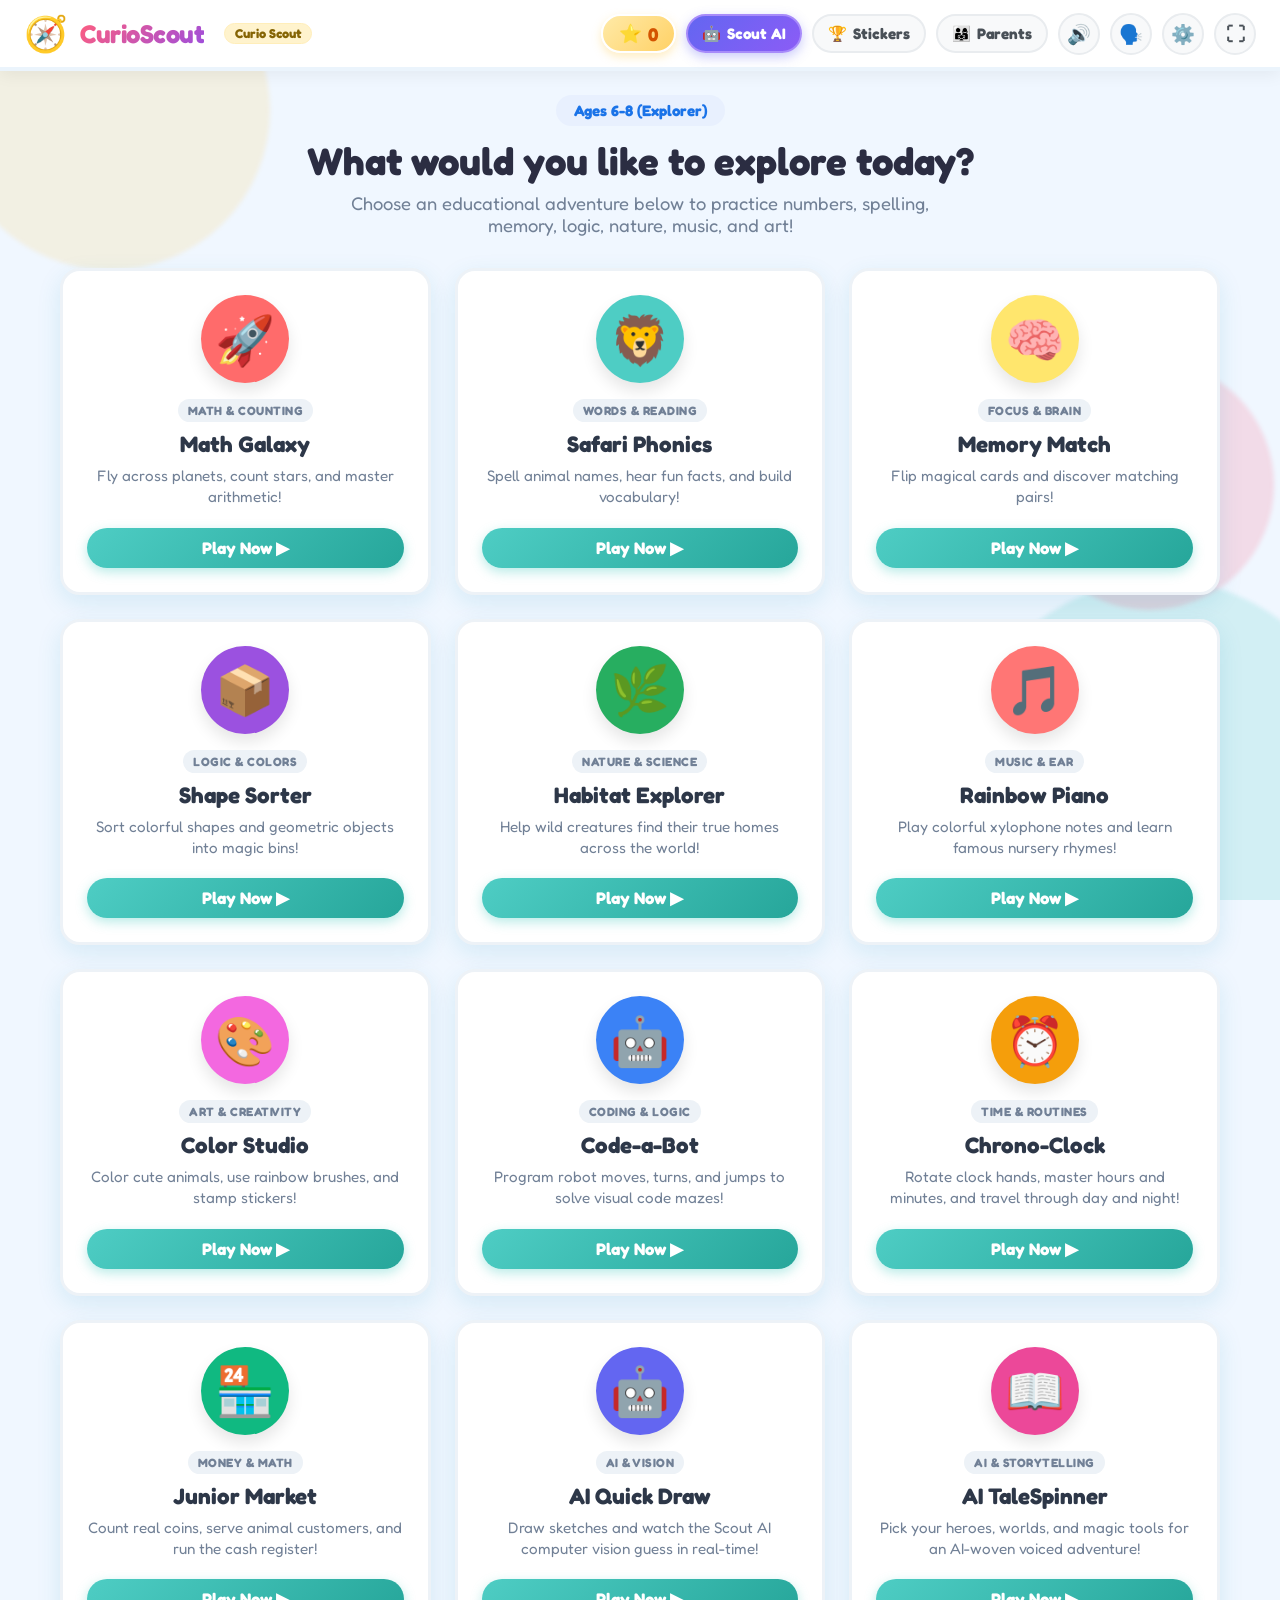
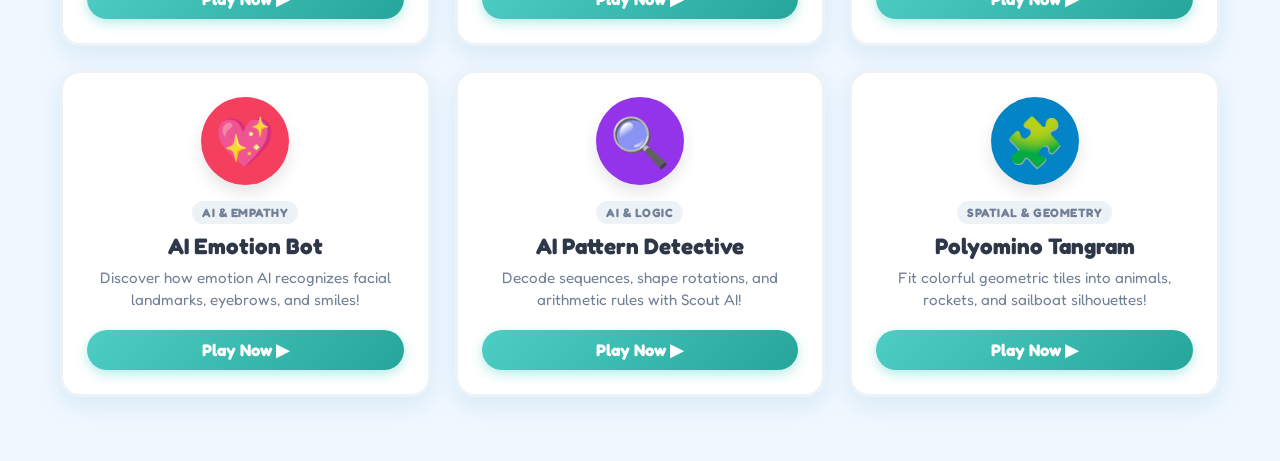
<file: index.html>
<!DOCTYPE html>
<html lang="en">
<head>
    <meta charset="UTF-8">
    <meta name="viewport" content="width=device-width, initial-scale=1.0, maximum-scale=1.0, user-scalable=no">
    <title>CurioScout: Play & Learn Academy - Educational Games</title>
    <meta name="description" content="Engaging, kid-friendly educational mini games suite including Code-a-Bot, Chrono-Clock, Junior Market, Math Galaxy, Safari Phonics, Memory Match, and more!">
    
    <!-- Google Fonts for Kids -->
    <link rel="preconnect" href="https://fonts.googleapis.com">
    <link rel="preconnect" href="https://fonts.gstatic.com" crossorigin>
    <link href="https://fonts.googleapis.com/css2?family=Fredoka:wght@400;600;700;800;900&family=Quicksand:wght@600;700&display=swap" rel="stylesheet">
    
    <!-- Mobile App & PWA Metadata -->
    <link rel="manifest" href="manifest.json">
    <meta name="theme-color" content="#4F46E5">
    <meta name="mobile-web-app-capable" content="yes">
    <meta name="apple-mobile-web-app-capable" content="yes">
    <meta name="apple-mobile-web-app-status-bar-style" content="black-translucent">
    <link rel="icon" type="image/png" href="assets/icon-192.png">

    <!-- Application Styles -->
    <link rel="stylesheet" href="css/styles.css">
</head>
<body>

    <!-- Ambient Background Bubbles -->
    <div class="bg-ambient-bubbles">
        <div class="ambient-bubble b1"></div>
        <div class="ambient-bubble b2"></div>
        <div class="ambient-bubble b3"></div>
    </div>

    <div id="app">
        <!-- Top Navigation Header -->
        <header class="wonder-header">
            <div class="brand-section" onclick="window.app && window.app.showHub()">
                <span class="brand-mascot">🧭</span>
                <span class="brand-title">CurioScout</span>
                <span class="child-badge" id="profile-name-tag">Curio Scout</span>
            </div>

            <div class="nav-actions">
                <!-- Stars Balance -->
                <div class="star-bank-pill" id="nav-star-display" title="Your Star Power">
                    ⭐ <span id="header-stars-count">0</span>
                </div>

                <!-- Scout AI Copilot -->
                <button class="nav-icon-btn ai-copilot-nav-btn" id="nav-scout-ai-btn" title="Ask Scout AI">
                    <span>🤖</span>
                    <span>Scout AI</span>
                </button>

                <!-- Sticker Book & Trophy Room -->
                <button class="nav-icon-btn" id="nav-stickers-btn" title="Sticker Book & Trophies">
                    <span>🏆</span>
                    <span>Stickers</span>
                </button>

                <!-- Parent & Teacher Report -->
                <button class="nav-icon-btn" id="nav-parent-btn" title="Parent & Educator Report">
                    <span>👨‍👩‍👧</span>
                    <span>Parents</span>
                </button>

                <!-- Audio Toggles -->
                <button class="nav-icon-btn circle-btn" id="sound-toggle-btn" title="Sound Effects On/Off">
                    🔊
                </button>
                <button class="nav-icon-btn circle-btn" id="speech-toggle-btn" title="Voice Narration On/Off">
                    🗣️
                </button>

                <!-- Settings -->
                <button class="nav-icon-btn circle-btn" id="nav-settings-btn" title="Settings & Age Selection">
                    ⚙️
                </button>

                <!-- Fullscreen (great for tablets/kids) -->
                <button class="nav-icon-btn circle-btn" id="fullscreen-btn" title="Fullscreen Mode">
                    ⛶
                </button>
            </div>
        </header>

        <!-- Main Content Area -->
        <main class="main-content">
            <!-- Hub Home Screen -->
            <section id="hub-view">
                <div class="hub-hero">
                    <span class="hero-welcome-badge" id="profile-age-tag">Ages 6-8 (Explorer)</span>
                    <h1 class="hero-heading">What would you like to explore today?</h1>
                    <p class="hero-subtext">Choose an educational adventure below to practice numbers, spelling, memory, logic, nature, music, and art!</p>
                </div>

                <!-- Games Grid Cards -->
                <div class="games-grid" id="games-grid">
                    <!-- Populated dynamically by app.js -->
                </div>
            </section>

            <!-- Active Mini Game Screen -->
            <section id="game-view" class="hidden">
                <!-- Active Game Board loaded here -->
            </section>
        </main>
    </div>

    <!-- Modals Container (Sticker Book, Settings, Parent Report, Scout AI) -->
    <div id="modal-container" class="hidden"></div>

    <!-- Core Scripts -->
    <script src="js/audio.js"></script>
    <script src="js/confetti.js"></script>
    <script src="js/state.js"></script>
    <script src="js/ai-engine.js"></script>

    <!-- Mini Game Modules -->
    <script src="js/games/math.js"></script>
    <script src="js/games/spelling.js"></script>
    <script src="js/games/memory.js"></script>
    <script src="js/games/shapes.js"></script>
    <script src="js/games/habitats.js"></script>
    <script src="js/games/music.js"></script>
    <script src="js/games/doodle.js"></script>
    <script src="js/games/codebot.js"></script>
    <script src="js/games/clock.js"></script>
    <script src="js/games/market.js"></script>
    <script src="js/games/ai-sketch.js"></script>
    <script src="js/games/ai-story.js"></script>
    <script src="js/games/ai-emotion.js"></script>
    <script src="js/games/ai-pattern.js"></script>
    <script src="js/games/tangram.js"></script>

    <!-- Master Controller -->
    <script src="js/app.js"></script>

    <!-- Mobile Service Worker Registration -->
    <script>
        if ('serviceWorker' in navigator) {
            window.addEventListener('load', () => {
                navigator.serviceWorker.register('./sw.js').catch(() => {});
            });
        }
    </script>
</body>
</html>
</file>
<file: css/styles.css>
/* ==========================================================
   WonderKids: Play & Learn Academy - Kid-Friendly Design System
   ========================================================== */

:root {
    --primary: #FF5E7E;
    --primary-hover: #FF335C;
    --secondary: #4ECDC4;
    --accent-yellow: #FFD166;
    --accent-blue: #118AB2;
    --accent-green: #06D6A0;
    --accent-purple: #9D4EDD;
    
    --bg-page: #F0F7FF;
    --card-bg: #FFFFFF;
    --text-dark: #2B2D42;
    --text-muted: #6C757D;

    --font-kids: 'Fredoka', 'Quicksand', 'Nunito', 'Segoe UI', -apple-system, sans-serif;
    --radius-sm: 14px;
    --radius-md: 20px;
    --radius-lg: 32px;
    --radius-pill: 999px;

    --shadow-soft: 0 8px 24px rgba(17, 138, 178, 0.12);
    --shadow-tactile: 0 6px 0px rgba(0, 0, 0, 0.14);
    --shadow-hover: 0 12px 28px rgba(0, 0, 0, 0.16);
}

/* Global Reset & Base */
* {
    box-sizing: border-box;
    margin: 0;
    padding: 0;
    user-select: none;
    -webkit-user-select: none;
    -webkit-tap-highlight-color: transparent;
}

body {
    font-family: var(--font-kids);
    background-color: var(--bg-page);
    color: var(--text-dark);
    min-height: 100vh;
    display: flex;
    flex-direction: column;
    overflow-x: hidden;
    position: relative;
}

/* Floating Whimsical Background Bubbles */
.bg-ambient-bubbles {
    position: fixed;
    top: 0;
    left: 0;
    width: 100vw;
    height: 100vh;
    pointer-events: none;
    z-index: 0;
    overflow: hidden;
}

.ambient-bubble {
    position: absolute;
    border-radius: 50%;
    opacity: 0.18;
    filter: blur(2px);
    animation: floatAmbient 18s infinite ease-in-out alternate;
}

.b1 { width: 320px; height: 320px; background: #FFD166; top: -50px; left: -50px; }
.b2 { width: 400px; height: 400px; background: #4ECDC4; bottom: -80px; right: -80px; animation-duration: 22s; }
.b3 { width: 250px; height: 250px; background: #FF5E7E; top: 40%; left: 80%; animation-duration: 16s; }

@keyframes floatAmbient {
    0% { transform: translate(0, 0) scale(1); }
    100% { transform: translate(40px, 30px) scale(1.08); }
}

/* Application Container */
#app {
    position: relative;
    z-index: 1;
    display: flex;
    flex-direction: column;
    min-height: 100vh;
}

/* ==========================================================
   Header & Nav Bar
   ========================================================== */
.wonder-header {
    background: #FFFFFF;
    box-shadow: 0 4px 16px rgba(0, 0, 0, 0.06);
    border-bottom: 4px solid #EBF4FC;
    padding: 12px 24px;
    display: flex;
    justify-content: space-between;
    align-items: center;
    position: sticky;
    top: 0;
    z-index: 100;
}

.brand-section {
    display: flex;
    align-items: center;
    gap: 12px;
    cursor: pointer;
}

.brand-mascot {
    font-size: 2.2rem;
    animation: mascotBob 3s ease-in-out infinite;
    display: inline-block;
}

@keyframes mascotBob {
    0%, 100% { transform: translateY(0) rotate(0deg); }
    50% { transform: translateY(-5px) rotate(6deg); }
}

.brand-title {
    font-size: 1.6rem;
    font-weight: 900;
    background: linear-gradient(135deg, #FF5E7E, #9D4EDD);
    -webkit-background-clip: text;
    -webkit-text-fill-color: transparent;
    letter-spacing: -0.5px;
}

.child-badge {
    background: #FFF3CD;
    color: #856404;
    font-size: 0.8rem;
    padding: 2px 10px;
    border-radius: var(--radius-pill);
    font-weight: 700;
    display: inline-block;
    margin-left: 8px;
    border: 1px solid #FFEEBA;
}

.nav-actions {
    display: flex;
    align-items: center;
    gap: 10px;
}

.star-bank-pill {
    background: linear-gradient(135deg, #FFEAA7, #FFD166);
    color: #D35400;
    padding: 6px 16px;
    border-radius: var(--radius-pill);
    font-size: 1.15rem;
    font-weight: 800;
    box-shadow: 0 4px 10px rgba(255, 209, 102, 0.4);
    display: flex;
    align-items: center;
    gap: 6px;
    border: 2px solid #FFF;
}

.nav-icon-btn {
    background: #F8F9FA;
    border: 2px solid #E9ECEF;
    border-radius: var(--radius-pill);
    padding: 8px 14px;
    font-size: 0.95rem;
    font-family: inherit;
    font-weight: 700;
    color: #495057;
    cursor: pointer;
    transition: all 0.2s cubic-bezier(0.175, 0.885, 0.32, 1.275);
    display: flex;
    align-items: center;
    gap: 6px;
}

.nav-icon-btn:hover {
    background: #EDF2F7;
    transform: translateY(-2px);
    box-shadow: var(--shadow-tactile);
}

.nav-icon-btn:active {
    transform: translateY(1px);
}

.circle-btn {
    width: 42px;
    height: 42px;
    padding: 0;
    justify-content: center;
    font-size: 1.2rem;
}

/* ==========================================================
   Hub View (Home Screen)
   ========================================================= */
.main-content {
    flex: 1;
    max-width: 1200px;
    width: 100%;
    margin: 0 auto;
    padding: 24px 20px;
}

.hub-hero {
    text-align: center;
    margin-bottom: 32px;
}

.hero-welcome-badge {
    display: inline-block;
    background: #E8F0FE;
    color: #1A73E8;
    padding: 6px 18px;
    border-radius: var(--radius-pill);
    font-weight: 800;
    font-size: 0.95rem;
    margin-bottom: 12px;
}

.hero-heading {
    font-size: 2.4rem;
    font-weight: 900;
    color: #2B2D42;
    margin-bottom: 8px;
}

.hero-subtext {
    font-size: 1.15rem;
    color: #718096;
    max-width: 600px;
    margin: 0 auto;
}

/* Games Grid */
.games-grid {
    display: grid;
    grid-template-columns: repeat(auto-fit, minmax(280px, 1fr));
    gap: 24px;
    margin-bottom: 40px;
}

.game-card {
    background: #FFFFFF;
    border-radius: var(--radius-md);
    padding: 24px;
    display: flex;
    flex-direction: column;
    align-items: center;
    text-align: center;
    box-shadow: var(--shadow-soft);
    border: 3px solid #EDF2F7;
    cursor: pointer;
    position: relative;
    overflow: hidden;
    transition: all 0.28s cubic-bezier(0.175, 0.885, 0.32, 1.275);
}

.game-card:hover {
    transform: translateY(-8px);
    box-shadow: 0 16px 36px rgba(0, 0, 0, 0.12);
    border-color: #CBD5E0;
}

.card-icon-bubble {
    width: 88px;
    height: 88px;
    border-radius: 50%;
    display: flex;
    align-items: center;
    justify-content: center;
    font-size: 3rem;
    margin-bottom: 16px;
    box-shadow: 0 8px 16px rgba(0, 0, 0, 0.1);
    transition: transform 0.3s ease;
}

.game-card:hover .card-icon-bubble {
    transform: scale(1.1) rotate(6deg);
}

.card-tag {
    display: inline-block;
    font-size: 0.75rem;
    font-weight: 800;
    text-transform: uppercase;
    letter-spacing: 0.5px;
    color: #718096;
    background: #EDF2F7;
    padding: 4px 10px;
    border-radius: var(--radius-pill);
    margin-bottom: 8px;
}

.card-title {
    font-size: 1.4rem;
    font-weight: 800;
    color: #2D3748;
    margin-bottom: 8px;
}

.card-desc {
    font-size: 0.95rem;
    color: #718096;
    line-height: 1.4;
    margin-bottom: 20px;
    flex: 1;
}

.card-play-btn {
    background: linear-gradient(135deg, #4ECDC4, #26A69A);
    color: #FFFFFF;
    font-family: inherit;
    font-weight: 800;
    font-size: 1.05rem;
    padding: 10px 24px;
    border-radius: var(--radius-pill);
    border: none;
    box-shadow: 0 4px 12px rgba(78, 205, 196, 0.4);
    cursor: pointer;
    transition: all 0.2s ease;
    width: 100%;
}

.game-card:hover .card-play-btn {
    background: linear-gradient(135deg, #FF5E7E, #E040FB);
    box-shadow: 0 6px 16px rgba(255, 94, 126, 0.5);
}

/* ==========================================================
   Game Shell & HUD
   ========================================================== */
.game-board {
    background: #FFFFFF;
    border-radius: var(--radius-lg);
    box-shadow: var(--shadow-soft);
    border: 4px solid #E2E8F0;
    min-height: 600px;
    display: flex;
    flex-direction: column;
    overflow: hidden;
    position: relative;
}

.game-hud {
    background: #F8FAFC;
    border-bottom: 3px solid #E2E8F0;
    padding: 14px 24px;
    display: flex;
    justify-content: space-between;
    align-items: center;
    gap: 16px;
    flex-wrap: wrap;
}

.back-hub-btn {
    background: #FFFFFF;
    border: 2px solid #CBD5E0;
    border-radius: var(--radius-pill);
    padding: 8px 18px;
    font-family: inherit;
    font-weight: 800;
    font-size: 1rem;
    color: #4A5568;
    cursor: pointer;
    transition: all 0.2s ease;
    box-shadow: 0 2px 6px rgba(0, 0, 0, 0.05);
}

.back-hub-btn:hover {
    background: #EDF2F7;
    transform: scale(1.04);
}

.hud-center {
    display: flex;
    align-items: center;
    gap: 12px;
}

.progress-pill {
    background: #EDF2F7;
    border-radius: var(--radius-pill);
    padding: 6px 16px;
    display: flex;
    align-items: center;
    gap: 10px;
    font-weight: 800;
    font-size: 0.95rem;
    color: #4A5568;
}

.progress-track {
    width: 140px;
    height: 12px;
    background: #CBD5E0;
    border-radius: var(--radius-pill);
    overflow: hidden;
}

.progress-fill {
    height: 100%;
    background: linear-gradient(90deg, #4ECDC4, #00E676);
    border-radius: var(--radius-pill);
    transition: width 0.4s ease;
}

.hud-stats {
    display: flex;
    align-items: center;
    gap: 10px;
}

.stat-badge {
    background: #FFFFFF;
    border: 2px solid #E2E8F0;
    padding: 6px 14px;
    border-radius: var(--radius-pill);
    font-weight: 800;
    font-size: 1rem;
    color: #2D3748;
}

.stat-badge.flame {
    background: #FFF5F5;
    border-color: #FEB2B2;
    color: #C53030;
}

/* Common Feedback Banner - Positioned safely at the top so it never covers buttons */
.feedback-banner {
    position: absolute;
    top: 14px;
    bottom: auto;
    left: 50%;
    transform: translateX(-50%) translateY(-60px);
    padding: 10px 24px;
    border-radius: var(--radius-pill);
    font-size: 1.1rem;
    font-weight: 800;
    opacity: 0;
    pointer-events: none;
    transition: all 0.35s cubic-bezier(0.175, 0.885, 0.32, 1.275);
    z-index: 9999;
    text-align: center;
    white-space: nowrap;
    max-width: 90%;
    box-shadow: 0 8px 24px rgba(0, 0, 0, 0.18);
}

.feedback-banner.show-success {
    background: #D4EDDA;
    color: #155724;
    border: 2px solid #C3E6CB;
    opacity: 1;
    transform: translateX(-50%) translateY(0);
    box-shadow: 0 8px 24px rgba(40, 167, 69, 0.25);
}

.feedback-banner.show-try-again {
    background: #FFF3CD;
    color: #856404;
    border: 2px solid #FFEEBA;
    opacity: 1;
    transform: translateX(-50%) translateY(0);
    box-shadow: 0 8px 24px rgba(255, 193, 7, 0.25);
}

/* Mission Complete Card */
.mission-complete-card {
    background: #FFFFFF;
    border-radius: var(--radius-lg);
    padding: 40px 30px;
    text-align: center;
    max-width: 520px;
    margin: 40px auto;
    box-shadow: var(--shadow-soft);
    border: 3px solid #EDF2F7;
    animation: bounceIn 0.6s cubic-bezier(0.175, 0.885, 0.32, 1.275);
}

.huge-badge {
    font-size: 5rem;
    margin-bottom: 16px;
    animation: floatAmbient 4s infinite ease-in-out;
}

.mission-subtitle {
    font-size: 1.15rem;
    color: #718096;
    margin: 8px 0 24px 0;
}

.reward-box {
    display: flex;
    justify-content: center;
    gap: 16px;
    margin-bottom: 28px;
}

.reward-item {
    background: #FEFCBF;
    border: 2px solid #F6E05E;
    color: #744210;
    font-weight: 900;
    font-size: 1.1rem;
    padding: 10px 20px;
    border-radius: var(--radius-pill);
}

.complete-actions {
    display: flex;
    justify-content: center;
    gap: 14px;
}

.primary-btn {
    background: linear-gradient(135deg, #FF5E7E, #FF335C);
    color: #FFF;
    border: none;
    font-family: inherit;
    font-weight: 800;
    font-size: 1.1rem;
    padding: 12px 28px;
    border-radius: var(--radius-pill);
    box-shadow: 0 4px 14px rgba(255, 94, 126, 0.4);
    cursor: pointer;
    transition: transform 0.2s ease;
}

.primary-btn:hover {
    transform: scale(1.05);
}

.secondary-btn {
    background: #EDF2F7;
    color: #4A5568;
    border: none;
    font-family: inherit;
    font-weight: 800;
    font-size: 1.1rem;
    padding: 12px 24px;
    border-radius: var(--radius-pill);
    cursor: pointer;
    transition: transform 0.2s ease;
}

.secondary-btn:hover {
    background: #E2E8F0;
    transform: scale(1.05);
}

/* ==========================================================
   GAME 1: Math Galaxy Specifics
   ========================================================== */
.space-scene {
    flex: 1;
    background: radial-gradient(circle at top, #1A1A40, #0B0B1A);
    position: relative;
    padding: 30px 20px;
    display: flex;
    flex-direction: column;
    align-items: center;
    justify-content: center;
    overflow: hidden;
}

.twinkling-stars {
    position: absolute;
    top: 0;
    left: 0;
    width: 100%;
    height: 100%;
    background-image: radial-gradient(2px 2px at 20px 30px, #FFF, rgba(0,0,0,0)),
                      radial-gradient(2px 2px at 90px 140px, #FFD166, rgba(0,0,0,0)),
                      radial-gradient(2px 2px at 230px 220px, #FFF, rgba(0,0,0,0)),
                      radial-gradient(3px 3px at 350px 70px, #4ECDC4, rgba(0,0,0,0));
    background-repeat: repeat;
    background-size: 400px 400px;
    opacity: 0.7;
}

.rocket-ship {
    font-size: 3.5rem;
    margin-bottom: 20px;
    transition: transform 0.6s cubic-bezier(0.175, 0.885, 0.32, 1.275);
    filter: drop-shadow(0 0 15px rgba(255, 107, 107, 0.6));
}

.rocket-boost {
    transform: translateY(-40px) scale(1.3) rotate(15deg);
}

.math-question-card {
    background: rgba(255, 255, 255, 0.96);
    backdrop-filter: blur(10px);
    border-radius: var(--radius-lg);
    padding: 30px 40px;
    max-width: 620px;
    width: 100%;
    text-align: center;
    box-shadow: 0 16px 40px rgba(0, 0, 0, 0.3);
    border: 3px solid #FFF;
    z-index: 10;
}

.question-header {
    display: flex;
    justify-content: space-between;
    align-items: center;
    margin-bottom: 16px;
}

.mode-tag {
    background: #EBF8FF;
    color: #2B6CB0;
    padding: 4px 14px;
    border-radius: var(--radius-pill);
    font-weight: 800;
    font-size: 0.85rem;
}

.speech-repeat-btn {
    background: #EDF2F7;
    border: none;
    border-radius: 50%;
    width: 38px;
    height: 38px;
    font-size: 1.1rem;
    cursor: pointer;
    transition: transform 0.2s;
}

.speech-repeat-btn:hover {
    transform: scale(1.15);
}

.visual-items-container {
    display: flex;
    flex-wrap: wrap;
    justify-content: center;
    gap: 14px;
    font-size: 3rem;
    margin: 16px 0;
    min-height: 80px;
}

.bounce-item {
    display: inline-block;
    animation: bounceIn 0.5s ease;
}

.math-equation {
    font-size: 3rem;
    font-weight: 900;
    color: #2D3748;
    margin: 12px 0;
}

.visual-hint {
    font-size: 1.3rem;
    color: #718096;
    margin-bottom: 16px;
}

.math-options-grid {
    display: grid;
    grid-template-columns: repeat(4, 1fr);
    gap: 16px;
    margin-top: 24px;
}

.math-choice-btn {
    background: #FFFFFF;
    border: 3px solid #E2E8F0;
    border-radius: var(--radius-md);
    padding: 16px 10px;
    font-size: 2rem;
    font-weight: 900;
    color: #2D3748;
    cursor: pointer;
    box-shadow: var(--shadow-tactile);
    transition: all 0.2s cubic-bezier(0.175, 0.885, 0.32, 1.275);
}

.math-choice-btn:hover:not(:disabled) {
    transform: translateY(-4px);
    border-color: #4ECDC4;
    background: #F0FDFA;
}

.math-choice-btn.correct-choice {
    background: #48BB78;
    color: #FFF;
    border-color: #38A169;
    transform: scale(1.08);
}

.math-choice-btn.wrong-choice {
    background: #FEB2B2;
    border-color: #E53E3E;
    animation: shake 0.4s ease;
}

.math-choice-btn.reveal-correct {
    background: #9AE6B4;
    border-color: #48BB78;
}

/* ==========================================================
   GAME 2: Safari Phonics Specifics
   ========================================================== */
.safari-scene {
    flex: 1;
    background: linear-gradient(180deg, #A8E6CF 0%, #DCEDC1 50%, #FFD3B6 100%);
    position: relative;
    padding: 30px 20px;
    display: flex;
    flex-direction: column;
    align-items: center;
    justify-content: center;
    overflow: hidden;
}

.safari-backdrop .cloud-anim {
    position: absolute;
    font-size: 3rem;
    opacity: 0.6;
    animation: floatCloud 24s linear infinite;
}

.cloud-anim.c1 { top: 20px; left: -80px; }
.cloud-anim.c2 { top: 70px; left: -140px; animation-delay: 12s; }

@keyframes floatCloud {
    0% { transform: translateX(0); }
    100% { transform: translateX(1200px); }
}

.safari-card {
    background: #FFFFFF;
    border-radius: var(--radius-lg);
    padding: 30px 40px;
    max-width: 640px;
    width: 100%;
    text-align: center;
    box-shadow: var(--shadow-soft);
    border: 4px solid #FFF;
    z-index: 10;
}

.animal-avatar-container {
    display: flex;
    flex-direction: column;
    align-items: center;
    gap: 10px;
    margin-bottom: 12px;
}

.animal-emoji-bounce {
    font-size: 5rem;
    animation: animalBounce 2.5s infinite ease-in-out;
}

@keyframes animalBounce {
    0%, 100% { transform: translateY(0); }
    50% { transform: translateY(-12px); }
}

.safari-sound-btn {
    background: linear-gradient(135deg, #FFD166, #FF9F1C);
    border: none;
    padding: 8px 18px;
    border-radius: var(--radius-pill);
    font-family: inherit;
    font-weight: 800;
    font-size: 0.95rem;
    color: #592B02;
    cursor: pointer;
    box-shadow: 0 4px 10px rgba(255, 159, 28, 0.3);
}

.animal-hint-bubble {
    font-size: 1.15rem;
    color: #4A5568;
    margin-bottom: 24px;
    font-style: italic;
}

.spelling-slots-row {
    display: flex;
    justify-content: center;
    gap: 12px;
    margin-bottom: 24px;
    flex-wrap: wrap;
}

.letter-slot {
    width: 58px;
    height: 68px;
    border: 3px dashed #CBD5E0;
    border-radius: var(--radius-sm);
    display: flex;
    align-items: center;
    justify-content: center;
    font-size: 2.2rem;
    font-weight: 900;
    color: #2D3748;
    background: #F7FAFC;
    cursor: pointer;
    transition: all 0.2s ease;
}

.letter-slot.slot-filled {
    border-style: solid;
    border-color: #4ECDC4;
    background: #E6FFFA;
}

.letter-slot.slot-correct {
    border-color: #48BB78;
    background: #C6F6D5;
    color: #22543D;
}

.letter-slot.slot-wrong {
    border-color: #E53E3E;
    background: #FED7D7;
    animation: shake 0.4s ease;
}

.letter-tiles-pool {
    display: flex;
    justify-content: center;
    gap: 12px;
    margin-bottom: 24px;
    flex-wrap: wrap;
}

.letter-tile {
    width: 58px;
    height: 68px;
    background: linear-gradient(135deg, #FFFFFF, #F0F4F8);
    border: 3px solid #CBD5E0;
    border-radius: var(--radius-sm);
    font-size: 2.2rem;
    font-weight: 900;
    color: #2B6CB0;
    cursor: pointer;
    box-shadow: var(--shadow-tactile);
    transition: all 0.2s cubic-bezier(0.175, 0.885, 0.32, 1.275);
}

.letter-tile:hover:not(:disabled) {
    transform: translateY(-4px);
    border-color: #3182CE;
}

.letter-tile.tile-used {
    opacity: 0.25;
    pointer-events: none;
    transform: scale(0.9);
}

.letter-tile.hint-glow {
    animation: pulseBorder 1s infinite alternate;
}

@keyframes pulseBorder {
    0% { border-color: #FFD166; box-shadow: 0 0 10px #FFD166; }
    100% { border-color: #FF6B6B; box-shadow: 0 0 20px #FF6B6B; }
}

.safari-actions {
    display: flex;
    justify-content: center;
    gap: 12px;
}

.utility-pill-btn {
    background: #EDF2F7;
    border: none;
    border-radius: var(--radius-pill);
    padding: 8px 18px;
    font-family: inherit;
    font-weight: 800;
    font-size: 0.95rem;
    color: #4A5568;
    cursor: pointer;
    transition: all 0.2s;
}

.utility-pill-btn:hover {
    background: #E2E8F0;
    transform: translateY(-2px);
}

/* ==========================================================
   GAME 3: Memory Match Specifics
   ========================================================== */
.memory-scene {
    flex: 1;
    background: #F7FAFC;
    padding: 30px 20px;
    display: flex;
    flex-direction: column;
    align-items: center;
    justify-content: center;
}

.theme-selector-pill {
    background: #EDF2F7;
    border-radius: var(--radius-pill);
    padding: 4px;
    display: flex;
    gap: 4px;
}

.theme-tab-btn {
    background: transparent;
    border: none;
    padding: 6px 14px;
    border-radius: var(--radius-pill);
    font-family: inherit;
    font-weight: 800;
    font-size: 0.9rem;
    color: #718096;
    cursor: pointer;
    transition: all 0.2s;
}

.theme-tab-btn.active {
    background: #FFFFFF;
    color: #2D3748;
    box-shadow: 0 2px 8px rgba(0, 0, 0, 0.1);
}

.memory-grid-container {
    max-width: 720px;
    width: 100%;
}

.memory-grid {
    display: grid;
    gap: 16px;
    justify-content: center;
}

.memory-grid.cards-6 {
    grid-template-columns: repeat(3, 130px);
}

.memory-grid.cards-12 {
    grid-template-columns: repeat(4, 120px);
}

.memory-grid.cards-16 {
    grid-template-columns: repeat(4, 110px);
}

.memory-card {
    height: 125px;
    perspective: 1000px;
    cursor: pointer;
}

.card-inner {
    position: relative;
    width: 100%;
    height: 100%;
    text-align: center;
    transition: transform 0.5s;
    transform-style: preserve-3d;
}

.memory-card.flipped .card-inner,
.memory-card.matched .card-inner {
    transform: rotateY(180deg);
}

.card-front, .card-back {
    position: absolute;
    width: 100%;
    height: 100%;
    -webkit-backface-visibility: hidden;
    backface-visibility: hidden;
    border-radius: var(--radius-md);
    display: flex;
    flex-direction: column;
    align-items: center;
    justify-content: center;
    box-shadow: var(--shadow-tactile);
}

.card-front {
    background: linear-gradient(135deg, #6C5CE7, #a29bfe);
    border: 3px solid #FFF;
    color: #FFF;
    font-size: 2.2rem;
}

.card-back {
    background: #FFFFFF;
    border: 3px solid #4ECDC4;
    transform: rotateY(180deg);
    padding: 6px;
}

.card-emoji {
    font-size: 2.8rem;
}

.card-name {
    font-size: 0.8rem;
    font-weight: 800;
    color: #4A5568;
    margin-top: 4px;
}

.memory-card.matched .card-back {
    background: #E6FFFA;
    border-color: #38A169;
}

/* ==========================================================
   GAME 4: Shape Sorter Specifics
   ========================================================== */
.sorter-scene {
    flex: 1;
    background: #F0F9FF;
    padding: 30px 20px;
    display: flex;
    flex-direction: column;
    align-items: center;
    justify-content: space-between;
}

.mode-toggle-group {
    background: #E2E8F0;
    border-radius: var(--radius-pill);
    padding: 4px;
    display: flex;
    gap: 4px;
}

.sorter-mode-tab {
    background: transparent;
    border: none;
    padding: 6px 14px;
    border-radius: var(--radius-pill);
    font-family: inherit;
    font-weight: 800;
    font-size: 0.9rem;
    color: #718096;
    cursor: pointer;
}

.sorter-mode-tab.active {
    background: #FFF;
    color: #2B6CB0;
    box-shadow: 0 2px 8px rgba(0,0,0,0.1);
}

.factory-instruction {
    font-size: 1.25rem;
    font-weight: 700;
    color: #2D3748;
    text-align: center;
    margin-bottom: 12px;
}

.conveyor-station {
    width: 220px;
    height: 180px;
    background: #FFFFFF;
    border-radius: var(--radius-md);
    border: 4px solid #CBD5E0;
    box-shadow: var(--shadow-soft);
    display: flex;
    align-items: center;
    justify-content: center;
    position: relative;
    margin-bottom: 24px;
}

.falling-shape-object {
    width: 110px;
    height: 110px;
    display: flex;
    align-items: center;
    justify-content: center;
    animation: bounceIn 0.5s cubic-bezier(0.175, 0.885, 0.32, 1.275);
}

.falling-shape-object svg {
    width: 100%;
    height: 100%;
    filter: drop-shadow(0 6px 12px rgba(0, 0, 0, 0.15));
}

.item-sorted-success {
    animation: shrinkOut 0.4s forwards;
}

@keyframes shrinkOut {
    0% { transform: scale(1); opacity: 1; }
    100% { transform: scale(0.2) translateY(80px); opacity: 0; }
}

.bins-container {
    display: flex;
    justify-content: center;
    gap: 18px;
    flex-wrap: wrap;
    max-width: 700px;
    width: 100%;
}

.sorter-bin {
    background: #FFFFFF;
    border: 3px solid #E2E8F0;
    border-radius: var(--radius-md);
    padding: 16px 20px;
    min-width: 130px;
    display: flex;
    flex-direction: column;
    align-items: center;
    gap: 10px;
    cursor: pointer;
    box-shadow: var(--shadow-tactile);
    transition: all 0.2s cubic-bezier(0.175, 0.885, 0.32, 1.275);
}

.sorter-bin:hover {
    transform: translateY(-4px);
    border-color: #4ECDC4;
}

.bin-shape-preview svg {
    width: 48px;
    height: 48px;
}

.bin-color-circle {
    width: 48px;
    height: 48px;
    border-radius: 50%;
    box-shadow: inset 0 -4px 0 rgba(0,0,0,0.15);
}

.bin-label {
    font-weight: 800;
    font-size: 1rem;
    color: #4A5568;
}

.bin-celebrate {
    animation: celebrateJump 0.5s ease;
    border-color: #48BB78 !important;
}

.bin-shake {
    animation: shake 0.4s ease;
    border-color: #E53E3E !important;
}

/* ==========================================================
   GAME 5: Habitat Explorer Specifics
   ========================================================== */
.nature-scene {
    flex: 1;
    background: #EDF2F7;
    padding: 30px 20px;
    display: flex;
    flex-direction: column;
    align-items: center;
    justify-content: center;
}

.nature-question-card {
    background: #FFFFFF;
    border-radius: var(--radius-lg);
    padding: 30px 40px;
    max-width: 660px;
    width: 100%;
    text-align: center;
    box-shadow: var(--shadow-soft);
    border: 3px solid #E2E8F0;
}

.target-animal-display {
    margin: 20px 0 28px 0;
}

.big-animal-emoji {
    font-size: 5rem;
    animation: mascotBob 3s infinite ease-in-out;
}

.animal-target-name {
    font-size: 2rem;
    font-weight: 900;
    color: #2D3748;
    margin: 8px 0;
}

.habitats-options-grid {
    display: grid;
    grid-template-columns: repeat(2, 1fr);
    gap: 16px;
}

.habitat-card {
    border: 3px solid rgba(255, 255, 255, 0.6);
    border-radius: var(--radius-md);
    padding: 20px;
    color: #FFFFFF;
    text-shadow: 0 2px 4px rgba(0, 0, 0, 0.4);
    display: flex;
    align-items: center;
    justify-content: center;
    gap: 12px;
    cursor: pointer;
    box-shadow: var(--shadow-tactile);
    transition: all 0.2s cubic-bezier(0.175, 0.885, 0.32, 1.275);
}

.habitat-card:hover:not(:disabled) {
    transform: translateY(-4px) scale(1.02);
}

.habitat-icon {
    font-size: 2.2rem;
}

.habitat-title {
    font-size: 1.25rem;
    font-weight: 900;
}

.habitat-card.habitat-correct {
    border-color: #FFF !important;
    box-shadow: 0 0 20px #00E676 !important;
    transform: scale(1.05);
}

.habitat-card.habitat-wrong {
    opacity: 0.5;
    animation: shake 0.4s ease;
}

/* ==========================================================
   GAME 6: Rainbow Piano & Nursery Rhymes Specifics
   ========================================================== */
.music-scene {
    flex: 1;
    background: radial-gradient(circle at center, #2C3E50, #1A252F);
    padding: 30px 20px;
    display: flex;
    flex-direction: column;
    align-items: center;
    justify-content: space-around;
}

.song-prompt-display {
    background: rgba(255, 255, 255, 0.95);
    border-radius: var(--radius-md);
    padding: 18px 28px;
    max-width: 680px;
    width: 100%;
    text-align: center;
    box-shadow: 0 8px 24px rgba(0, 0, 0, 0.2);
}

.song-title-row {
    margin-bottom: 12px;
}

.now-playing-label {
    font-size: 0.85rem;
    font-weight: 800;
    text-transform: uppercase;
    color: #718096;
}

.song-name-text {
    font-size: 1.3rem;
    font-weight: 900;
    color: #2D3748;
    margin-left: 8px;
}

.song-sheet-notes {
    display: flex;
    justify-content: center;
    gap: 8px;
    flex-wrap: wrap;
}

.sheet-note-bubble {
    width: 36px;
    height: 36px;
    border-radius: 50%;
    background: #EDF2F7;
    color: #4A5568;
    display: inline-flex;
    align-items: center;
    justify-content: center;
    font-weight: 800;
    font-size: 0.95rem;
    transition: all 0.3s;
}

.sheet-note-bubble.note-played {
    background: #48BB78;
    color: #FFF;
    transform: scale(0.9);
}

.sheet-note-bubble.note-current {
    background: #FFD166;
    color: #744210;
    transform: scale(1.2);
    box-shadow: 0 0 12px #FFD166;
}

/* Rainbow Xylophone Keys */
.rainbow-xylophone {
    display: flex;
    justify-content: center;
    gap: 8px;
    max-width: 760px;
    width: 100%;
    padding: 10px;
    background: #34495E;
    border-radius: var(--radius-lg);
    box-shadow: inset 0 4px 10px rgba(0,0,0,0.5);
}

.piano-key {
    flex: 1;
    height: 220px;
    background: var(--key-color);
    border: none;
    border-radius: var(--radius-sm);
    display: flex;
    flex-direction: column;
    justify-content: flex-end;
    align-items: center;
    padding-bottom: 18px;
    color: #FFFFFF;
    box-shadow: 0 8px 0 rgba(0,0,0,0.25);
    cursor: pointer;
    transition: transform 0.1s, filter 0.1s;
}

.piano-key:active, .piano-key.key-pressed {
    transform: translateY(6px);
    box-shadow: 0 2px 0 rgba(0,0,0,0.25);
    filter: brightness(1.2);
}

.piano-key.key-highlight-guide {
    animation: keyGlow 0.9s infinite alternate;
}

@keyframes keyGlow {
    0% { transform: translateY(0); filter: brightness(1); }
    100% { transform: translateY(-8px); filter: brightness(1.35) drop-shadow(0 0 14px #FFF); }
}

.piano-key.key-wrong {
    animation: shake 0.3s ease;
}

.key-note-name {
    font-size: 1.5rem;
    font-weight: 900;
}

.key-solfege {
    font-size: 0.85rem;
    font-weight: 700;
    opacity: 0.85;
}

.song-dropdown {
    font-family: inherit;
    font-size: 0.95rem;
    font-weight: 800;
    padding: 6px 14px;
    border-radius: var(--radius-pill);
    border: 2px solid #CBD5E0;
    background: #FFF;
    color: #2D3748;
}

.mode-tag-pill {
    background: #EDF2F7;
    border: none;
    padding: 6px 14px;
    border-radius: var(--radius-pill);
    font-family: inherit;
    font-weight: 800;
    color: #4A5568;
    cursor: pointer;
}

.mode-tag-pill.active {
    background: #9D4EDD;
    color: #FFF;
}

/* ==========================================================
   GAME 7: Color Studio & Doodle Specifics
   ========================================================== */
.doodle-scene {
    flex: 1;
    background: #F7FAFC;
    padding: 16px;
    display: flex;
    gap: 16px;
}

.doodle-toolbar {
    width: 220px;
    background: #FFFFFF;
    border-radius: var(--radius-md);
    padding: 16px;
    box-shadow: var(--shadow-soft);
    display: flex;
    flex-direction: column;
    gap: 16px;
}

.tool-section {
    display: flex;
    flex-direction: column;
    gap: 8px;
}

.tool-label {
    font-size: 0.8rem;
    font-weight: 800;
    text-transform: uppercase;
    color: #718096;
}

.tool-btn-group, .brush-size-group {
    display: flex;
    gap: 8px;
}

.art-tool-btn {
    flex: 1;
    background: #F8FAFC;
    border: 2px solid #E2E8F0;
    border-radius: var(--radius-sm);
    padding: 8px;
    font-size: 1.3rem;
    cursor: pointer;
    transition: all 0.2s;
}

.art-tool-btn.active {
    background: #EBF8FF;
    border-color: #3182CE;
}

.size-dot-btn {
    flex: 1;
    background: #F8FAFC;
    border: 2px solid #E2E8F0;
    border-radius: var(--radius-sm);
    padding: 6px;
    font-size: 1.1rem;
    cursor: pointer;
}

.size-dot-btn.active {
    background: #EBF8FF;
    border-color: #3182CE;
}

.palette-swatches {
    display: grid;
    grid-template-columns: repeat(4, 1fr);
    gap: 6px;
}

.color-swatch-btn {
    width: 36px;
    height: 36px;
    border-radius: 50%;
    border: 2px solid #FFF;
    box-shadow: 0 2px 4px rgba(0,0,0,0.15);
    cursor: pointer;
    transition: transform 0.2s;
}

.color-swatch-btn.selected {
    transform: scale(1.2);
    border: 3px solid #2D3748;
}

.sticker-stamp-pool {
    display: grid;
    grid-template-columns: repeat(3, 1fr);
    gap: 6px;
    max-height: 140px;
    overflow-y: auto;
}

.stamp-btn {
    width: 44px;
    height: 44px;
    font-size: 1.6rem;
    background: #F8FAFC;
    border: 2px solid #E2E8F0;
    border-radius: var(--radius-sm);
    cursor: pointer;
    display: flex;
    align-items: center;
    justify-content: center;
}

.stamp-btn.selected {
    border-color: #FF5E7E;
    background: #FFF5F5;
    transform: scale(1.15);
}

.stamp-btn.stamp-locked {
    opacity: 0.35;
    filter: grayscale(1);
    cursor: not-allowed;
}

.canvas-wrapper {
    flex: 1;
    background: #FFFFFF;
    border-radius: var(--radius-md);
    box-shadow: var(--shadow-soft);
    display: flex;
    align-items: center;
    justify-content: center;
    padding: 10px;
}

#art-canvas {
    background: #FFFFFF;
    border: 2px solid #E2E8F0;
    border-radius: var(--radius-sm);
    cursor: crosshair;
    touch-action: none;
}

.template-selector-pill {
    display: flex;
    gap: 6px;
}

.template-pill-btn {
    background: #FFFFFF;
    border: 2px solid #CBD5E0;
    border-radius: var(--radius-pill);
    padding: 6px 12px;
    font-family: inherit;
    font-weight: 800;
    font-size: 0.85rem;
    color: #4A5568;
    cursor: pointer;
    display: flex;
    align-items: center;
    gap: 4px;
}

.template-pill-btn:hover {
    border-color: #4ECDC4;
}

/* ==========================================================
   Modals (Stickers, Settings, Parent Report)
   ========================================================== */
.modal-backdrop {
    position: fixed;
    top: 0;
    left: 0;
    width: 100vw;
    height: 100vh;
    background: rgba(43, 45, 66, 0.6);
    backdrop-filter: blur(6px);
    display: flex;
    align-items: center;
    justify-content: center;
    z-index: 1000;
    padding: 20px;
}

.modal-dialog {
    background: #FFFFFF;
    border-radius: var(--radius-lg);
    max-width: 620px;
    width: 100%;
    max-height: 85vh;
    display: flex;
    flex-direction: column;
    box-shadow: 0 20px 50px rgba(0, 0, 0, 0.25);
    overflow: hidden;
}

.modal-header {
    background: #F8FAFC;
    border-bottom: 2px solid #E2E8F0;
    padding: 18px 24px;
    display: flex;
    justify-content: space-between;
    align-items: center;
}

.modal-header h2 {
    font-size: 1.4rem;
    font-weight: 900;
    color: #2D3748;
}

.modal-close-btn {
    background: #EDF2F7;
    border: none;
    border-radius: 50%;
    width: 36px;
    height: 36px;
    font-size: 1.1rem;
    font-weight: 800;
    color: #718096;
    cursor: pointer;
    transition: transform 0.2s;
}

.modal-close-btn:hover {
    transform: scale(1.1);
    background: #E2E8F0;
}

.modal-body {
    padding: 24px;
    overflow-y: auto;
}

.sticker-shelf-grid {
    display: grid;
    grid-template-columns: repeat(auto-fill, minmax(110px, 1fr));
    gap: 12px;
}

.sticker-collectible-card {
    background: #F8FAFC;
    border: 2px solid #E2E8F0;
    border-radius: var(--radius-sm);
    padding: 12px;
    text-align: center;
}

.sticker-collectible-card.is-locked {
    opacity: 0.5;
    filter: grayscale(0.8);
}

.collectible-emoji {
    font-size: 2.5rem;
    margin-bottom: 6px;
}

.collectible-name {
    font-size: 0.8rem;
    font-weight: 800;
    color: #2D3748;
}

.collectible-status {
    font-size: 0.7rem;
    font-weight: 700;
    color: #718096;
    margin-top: 4px;
}

.star-counter-banner {
    background: #FEFCBF;
    border: 2px solid #F6E05E;
    color: #744210;
    padding: 12px 18px;
    border-radius: var(--radius-md);
    font-weight: 800;
    margin-bottom: 18px;
    text-align: center;
}

.badges-list {
    display: flex;
    flex-direction: column;
    gap: 10px;
}

.badge-item {
    display: flex;
    align-items: center;
    gap: 14px;
    background: #F8FAFC;
    border: 2px solid #E2E8F0;
    border-radius: var(--radius-sm);
    padding: 10px 16px;
}

.badge-item.earned {
    border-color: #68D391;
    background: #F0FFF4;
}

.badge-icon {
    font-size: 2.2rem;
}

.badge-info h4 {
    font-size: 1.05rem;
    font-weight: 800;
    color: #2D3748;
}

.badge-info p {
    font-size: 0.85rem;
    color: #718096;
}

.badge-tag {
    margin-left: auto;
    font-size: 0.8rem;
    font-weight: 800;
    color: #38A169;
}

/* Settings Form */
.settings-form {
    display: flex;
    flex-direction: column;
    gap: 20px;
}

.settings-row label {
    display: block;
    font-weight: 800;
    font-size: 1rem;
    color: #2D3748;
    margin-bottom: 8px;
}

.kid-input {
    width: 100%;
    padding: 12px 16px;
    font-family: inherit;
    font-size: 1.1rem;
    font-weight: 700;
    border: 2px solid #CBD5E0;
    border-radius: var(--radius-md);
    background: #F8FAFC;
}

.kid-input:focus {
    outline: none;
    border-color: #4ECDC4;
    background: #FFF;
}

.age-pills-selector {
    display: flex;
    flex-direction: column;
    gap: 10px;
}

.age-pill-option {
    display: flex;
    flex-direction: column;
    gap: 2px;
    background: #F8FAFC;
    border: 2px solid #E2E8F0;
    border-radius: var(--radius-md);
    padding: 12px 16px;
    cursor: pointer;
    transition: all 0.2s;
}

.age-pill-option input {
    display: none;
}

.age-pill-option.checked {
    border-color: #4ECDC4;
    background: #E6FFFA;
}

.age-pill-option strong {
    font-size: 1rem;
    color: #2D3748;
}

.age-pill-option span {
    font-size: 0.85rem;
    color: #718096;
}

/* Parent Dashboard */
.report-cards-grid {
    display: grid;
    grid-template-columns: repeat(3, 1fr);
    gap: 12px;
    margin: 16px 0;
}

.report-card {
    background: #F8FAFC;
    border: 2px solid #E2E8F0;
    border-radius: var(--radius-md);
    padding: 16px;
    text-align: center;
}

.report-icon {
    font-size: 2rem;
}

.report-number {
    font-size: 1.8rem;
    font-weight: 900;
    color: #2D3748;
    margin: 4px 0;
}

.report-label {
    font-size: 0.8rem;
    font-weight: 800;
    color: #718096;
}

.skills-list {
    list-style: none;
    margin-top: 10px;
    display: flex;
    flex-direction: column;
    gap: 8px;
    font-size: 0.95rem;
    color: #4A5568;
}

.parent-tip-box {
    margin-top: 20px;
    background: #EBF8FF;
    border-left: 4px solid #3182CE;
    padding: 12px 16px;
    border-radius: var(--radius-sm);
    font-size: 0.9rem;
    color: #2B6CB0;
}

/* ==========================================================
   Helper Animations & Utilities
   ========================================================== */
.hidden {
    display: none !important;
}

.bounce-hover {
    transition: transform 0.2s cubic-bezier(0.175, 0.885, 0.32, 1.275);
}

.bounce-hover:hover {
    transform: translateY(-4px) scale(1.02);
}

@keyframes bounceIn {
    0% { transform: scale(0.6); opacity: 0; }
    80% { transform: scale(1.05); }
    100% { transform: scale(1); opacity: 1; }
}

@keyframes shake {
    0%, 100% { transform: translateX(0); }
    20%, 60% { transform: translateX(-8px); }
    40%, 80% { transform: translateX(8px); }
}

@keyframes celebrateJump {
    0%, 100% { transform: translateY(0); }
    50% { transform: translateY(-16px) scale(1.08); }
}

/* ==========================================================
   GAME 8: Code-a-Bot Visual Logic Maze
   ========================================================== */
.codebot-scene {
    flex: 1;
    background: #F0F4F8;
    padding: 24px;
    display: flex;
    gap: 24px;
    align-items: stretch;
}

.codebot-grid-pane {
    flex: 1.2;
    display: flex;
    flex-direction: column;
    align-items: center;
    gap: 16px;
}

.level-tip-bubble {
    background: #EBF8FF;
    border: 2px solid #BEE3F8;
    color: #2B6CB0;
    padding: 10px 20px;
    border-radius: var(--radius-pill);
    font-weight: 800;
    font-size: 0.95rem;
    text-align: center;
    width: 100%;
}

.codebot-grid-wrapper {
    background: #FFFFFF;
    border: 4px solid #CBD5E0;
    border-radius: var(--radius-md);
    padding: 14px;
    box-shadow: var(--shadow-soft);
    display: flex;
    align-items: center;
    justify-content: center;
}

.codebot-grid {
    display: grid;
    gap: 6px;
    width: 360px;
    height: 360px;
}

.code-grid-cell {
    background: #F7FAFC;
    border: 2px solid #E2E8F0;
    border-radius: var(--radius-sm);
    display: flex;
    align-items: center;
    justify-content: center;
    font-size: 1.8rem;
    position: relative;
    transition: all 0.2s;
}

.code-grid-cell.cell-bot {
    background: #EBF8FF;
    border-color: #3182CE;
}

.bot-sprite {
    font-size: 2.2rem;
    transition: transform 0.3s ease;
    filter: drop-shadow(0 4px 6px rgba(49, 130, 206, 0.4));
}

.cell-goal {
    background: #FAF5FF;
    border-color: #9F7AEA;
}

.goal-portal {
    font-size: 2rem;
    animation: rotateSlow 4s linear infinite;
    display: inline-block;
}

@keyframes rotateSlow {
    0% { transform: rotate(0deg); }
    100% { transform: rotate(360deg); }
}

.cell-item {
    background: #FEFCBF;
    border-color: #D69E2E;
}

.item-cog {
    font-size: 1.8rem;
    animation: bounceIn 0.4s ease;
}

.cell-obstacle {
    background: #EDF2F7;
    border-color: #A0AEC0;
}

.cell-water {
    background: #BEE3F8;
    border-color: #63B3ED;
}

.codebot-program-pane {
    flex: 1;
    background: #FFFFFF;
    border-radius: var(--radius-md);
    padding: 20px;
    box-shadow: var(--shadow-soft);
    display: flex;
    flex-direction: column;
    gap: 16px;
}

.program-header {
    display: flex;
    justify-content: space-between;
    align-items: center;
}

.program-header h3 {
    font-size: 1.15rem;
    font-weight: 900;
    color: #2D3748;
}

.code-queue-container {
    min-height: 110px;
    max-height: 170px;
    overflow-y: auto;
    background: #F7FAFC;
    border: 2px dashed #CBD5E0;
    border-radius: var(--radius-sm);
    padding: 10px;
    display: flex;
    flex-wrap: wrap;
    gap: 8px;
    align-content: flex-start;
}

.empty-code-hint {
    font-size: 0.85rem;
    color: #A0AEC0;
    margin: auto;
    text-align: center;
}

.queue-block-pill {
    background: #FFFFFF;
    border: 2px solid #CBD5E0;
    border-radius: var(--radius-pill);
    padding: 6px 12px;
    display: flex;
    align-items: center;
    gap: 6px;
    font-weight: 800;
    font-size: 0.85rem;
    box-shadow: 0 2px 4px rgba(0,0,0,0.06);
    transition: all 0.2s;
}

.queue-block-pill.running-active {
    border-color: #38A169 !important;
    background: #C6F6D5 !important;
    transform: scale(1.15);
    box-shadow: 0 0 14px #38A169;
}

.block-step-num {
    background: #EDF2F7;
    color: #4A5568;
    border-radius: 50%;
    width: 20px;
    height: 20px;
    display: inline-flex;
    align-items: center;
    justify-content: center;
    font-size: 0.75rem;
}

.remove-block-x {
    background: transparent;
    border: none;
    color: #A0AEC0;
    font-size: 1.1rem;
    font-weight: 800;
    cursor: pointer;
    margin-left: 4px;
}

.remove-block-x:hover {
    color: #E53E3E;
}

.command-blocks-palette {
    display: grid;
    grid-template-columns: repeat(2, 1fr);
    gap: 10px;
}

.code-block-btn {
    border: none;
    border-radius: var(--radius-sm);
    padding: 12px 10px;
    font-family: inherit;
    font-weight: 900;
    font-size: 0.95rem;
    color: #FFFFFF;
    cursor: pointer;
    box-shadow: var(--shadow-tactile);
    transition: all 0.2s;
}

.block-forward { background: linear-gradient(135deg, #3B82F6, #1D4ED8); }
.block-left { background: linear-gradient(135deg, #8B5CF6, #6D28D9); }
.block-right { background: linear-gradient(135deg, #EC4899, #BE185D); }
.block-jump { background: linear-gradient(135deg, #F59E0B, #D97706); }

.code-controls-row {
    display: flex;
    gap: 12px;
    margin-top: auto;
}

.run-code-btn {
    flex: 1.5;
    background: linear-gradient(135deg, #10B981, #059669);
    box-shadow: 0 4px 14px rgba(16, 185, 129, 0.4);
}

/* ==========================================================
   GAME 9: Chrono-Clock & Time Traveler
   ========================================================== */
.clock-scene {
    flex: 1;
    background: linear-gradient(135deg, #74EBD5 0%, #9FACE6 100%);
    padding: 30px 20px;
    display: flex;
    justify-content: center;
    align-items: center;
    gap: 40px;
    transition: background 0.8s ease;
}

.routine-window-card {
    background: rgba(255, 255, 255, 0.92);
    backdrop-filter: blur(8px);
    border-radius: var(--radius-lg);
    padding: 28px 24px;
    text-align: center;
    box-shadow: var(--shadow-soft);
    border: 3px solid #FFF;
    max-width: 280px;
    display: flex;
    flex-direction: column;
    align-items: center;
    gap: 12px;
}

.routine-icon {
    font-size: 4.5rem;
    animation: mascotBob 3s infinite ease-in-out;
}

.routine-title {
    font-size: 1.35rem;
    font-weight: 900;
    color: #2D3748;
}

.target-time-badge {
    background: #FEFCBF;
    border: 2px solid #F6E05E;
    color: #744210;
    padding: 8px 16px;
    border-radius: var(--radius-pill);
    font-size: 1.1rem;
    font-weight: 800;
}

.analog-clock-container {
    background: rgba(255, 255, 255, 0.94);
    backdrop-filter: blur(8px);
    border-radius: var(--radius-lg);
    padding: 28px 36px;
    box-shadow: var(--shadow-soft);
    border: 4px solid #FFF;
    display: flex;
    flex-direction: column;
    align-items: center;
    gap: 18px;
}

.clock-face {
    width: 250px;
    height: 250px;
    background: #FFFFFF;
    border: 8px solid #4A5568;
    border-radius: 50%;
    position: relative;
    box-shadow: inset 0 4px 10px rgba(0,0,0,0.1), 0 8px 24px rgba(0,0,0,0.15);
}

.clock-numeral {
    position: absolute;
    width: 24px;
    height: 24px;
    margin-left: -12px;
    margin-top: -12px;
    text-align: center;
    line-height: 24px;
    font-weight: 900;
    font-size: 1.15rem;
    color: #2D3748;
}

.clock-hand {
    position: absolute;
    bottom: 50%;
    left: 50%;
    transform-origin: bottom center;
    border-radius: 8px;
    transition: transform 0.25s cubic-bezier(0.175, 0.885, 0.32, 1.275);
}

.hour-hand {
    width: 8px;
    height: 60px;
    margin-left: -4px;
    background: linear-gradient(to top, #E53E3E, #FF6B6B);
    z-index: 5;
    box-shadow: 0 2px 6px rgba(0,0,0,0.2);
}

.minute-hand {
    width: 6px;
    height: 90px;
    margin-left: -3px;
    background: linear-gradient(to top, #3182CE, #63B3ED);
    z-index: 6;
    box-shadow: 0 2px 6px rgba(0,0,0,0.25);
}

.clock-center-pin {
    position: absolute;
    top: 50%;
    left: 50%;
    width: 16px;
    height: 16px;
    margin-top: -8px;
    margin-left: -8px;
    background: #F6E05E;
    border: 3px solid #2D3748;
    border-radius: 50%;
    z-index: 10;
}

.current-time-readout {
    font-size: 1.5rem;
    font-weight: 900;
    color: #2D3748;
    display: flex;
    align-items: center;
    gap: 8px;
}

.period-toggle-btn {
    background: #3182CE;
    color: #FFFFFF;
    border: none;
    border-radius: var(--radius-pill);
    padding: 4px 12px;
    font-family: inherit;
    font-weight: 900;
    font-size: 1rem;
    cursor: pointer;
    box-shadow: 0 2px 6px rgba(49, 130, 206, 0.3);
}

.clock-adjust-controls {
    display: flex;
    gap: 20px;
}

.adjust-group {
    display: flex;
    align-items: center;
    gap: 6px;
}

.adjust-label {
    font-weight: 800;
    font-size: 0.9rem;
    color: #4A5568;
}

.stepper-btn {
    background: #EDF2F7;
    border: 2px solid #CBD5E0;
    border-radius: var(--radius-pill);
    padding: 6px 12px;
    font-family: inherit;
    font-weight: 800;
    font-size: 0.85rem;
    color: #2D3748;
    cursor: pointer;
}

.stepper-btn:hover {
    background: #E2E8F0;
    transform: translateY(-2px);
}

.check-time-btn {
    width: 100%;
}

/* ==========================================================
   GAME 10: Junior Market & Cash Register
   ========================================================== */
.market-scene {
    flex: 1;
    background: linear-gradient(180deg, #FFF9E6 0%, #F0FFF4 100%);
    padding: 24px;
    display: flex;
    flex-direction: column;
    gap: 18px;
}

.market-counter-display {
    background: #FFFFFF;
    border-radius: var(--radius-md);
    padding: 18px 24px;
    display: flex;
    align-items: center;
    gap: 20px;
    box-shadow: var(--shadow-soft);
    border: 3px solid #EDF2F7;
}

.customer-avatar {
    font-size: 4rem;
    animation: mascotBob 3s infinite ease-in-out;
}

.customer-speech-bubble {
    flex: 1;
    background: #F7FAFC;
    border: 2px solid #E2E8F0;
    border-radius: var(--radius-md);
    padding: 12px 18px;
    font-size: 1.15rem;
    color: #2D3748;
    position: relative;
}

.order-price-tag {
    display: inline-block;
    background: #C6F6D5;
    border: 2px solid #38A169;
    color: #22543D;
    font-weight: 900;
    font-size: 1rem;
    padding: 4px 12px;
    border-radius: var(--radius-pill);
    margin-left: 12px;
}

.checkout-tray-section {
    background: #FFFFFF;
    border-radius: var(--radius-md);
    padding: 16px 20px;
    box-shadow: var(--shadow-soft);
    border: 3px solid #EDF2F7;
}

.tray-header {
    display: flex;
    justify-content: space-between;
    align-items: center;
    margin-bottom: 12px;
    font-weight: 800;
    font-size: 0.95rem;
    color: #4A5568;
}

.running-total-pill {
    background: #FEFCBF;
    border: 2px solid #D69E2E;
    color: #744210;
    padding: 4px 14px;
    border-radius: var(--radius-pill);
    font-size: 1.05rem;
}

.payment-tray {
    min-height: 85px;
    background: #EDF2F7;
    border: 3px dashed #CBD5E0;
    border-radius: var(--radius-sm);
    padding: 10px;
    display: flex;
    flex-wrap: wrap;
    gap: 10px;
    align-items: center;
}

.empty-tray-label {
    font-size: 0.9rem;
    color: #A0AEC0;
    margin: auto;
}

.tray-coin-item {
    background: #FFFFFF;
    border: 2px solid #CBD5E0;
    border-radius: var(--radius-pill);
    padding: 6px 14px;
    display: flex;
    align-items: center;
    gap: 6px;
    font-weight: 900;
    font-size: 1rem;
    cursor: pointer;
    box-shadow: 0 4px 8px rgba(0,0,0,0.08);
    transition: transform 0.2s;
}

.tray-coin-item:hover {
    transform: scale(1.1) translateY(-2px);
    border-color: #E53E3E;
    background: #FFF5F5;
}

.cash-drawer-container {
    background: #FFFFFF;
    border-radius: var(--radius-md);
    padding: 18px 20px;
    box-shadow: var(--shadow-soft);
    border: 3px solid #EDF2F7;
}

.drawer-title {
    font-weight: 900;
    font-size: 1rem;
    color: #2D3748;
    margin-bottom: 12px;
}

.drawer-coins-grid {
    display: grid;
    grid-template-columns: repeat(5, 1fr);
    gap: 12px;
}

.coin-btn {
    background: #FFFFFF;
    border: 3px solid var(--coin-col);
    border-radius: var(--radius-md);
    padding: 14px 10px;
    display: flex;
    flex-direction: column;
    align-items: center;
    gap: 4px;
    cursor: pointer;
    box-shadow: var(--shadow-tactile);
    transition: all 0.2s;
}

.coin-btn:hover {
    transform: translateY(-4px);
    background: #F7FAFC;
}

.coin-icon {
    font-size: 2.2rem;
}

.coin-val {
    font-size: 1.15rem;
    font-weight: 900;
    color: #2D3748;
}

.coin-name {
    font-size: 0.75rem;
    font-weight: 800;
    color: #718096;
}

.checkout-actions-row {
    display: flex;
    justify-content: center;
    gap: 16px;
    margin-top: 6px;
}

.ring-up-btn {
    background: linear-gradient(135deg, #10B981, #059669);
    padding: 14px 36px;
    font-size: 1.15rem;
}

/* ==========================================================
   AI COPILOT NAV BUTTON
   ========================================================== */
.ai-copilot-nav-btn {
    background: linear-gradient(135deg, #6366F1, #8B5CF6) !important;
    color: #FFFFFF !important;
    border-color: #A78BFA !important;
    box-shadow: 0 4px 12px rgba(99, 102, 241, 0.35) !important;
    animation: pulseAIBorder 3s infinite alternate;
}

@keyframes pulseAIBorder {
    0% { box-shadow: 0 4px 12px rgba(99, 102, 241, 0.35); }
    100% { box-shadow: 0 6px 18px rgba(139, 92, 246, 0.6); }
}

/* ==========================================================
   GAME 11: AI Quick Draw (Neural Sketch Guesser)
   ========================================================== */
.ai-sketch-scene {
    flex: 1;
    background: #F8FAFC;
    padding: 20px;
    display: flex;
    flex-direction: column;
    gap: 16px;
}

.ai-guesser-card {
    background: #FFFFFF;
    border: 3px solid #E2E8F0;
    border-radius: var(--radius-lg);
    padding: 12px 20px;
    display: flex;
    align-items: center;
    gap: 16px;
    box-shadow: var(--shadow-soft);
    min-height: 98px;
    max-height: 98px;
    box-sizing: border-box;
    overflow: hidden;
}

.ai-bot-avatar {
    font-size: 3rem;
    line-height: 1;
    animation: mascotBob 3s infinite ease-in-out;
    flex-shrink: 0;
}

.ai-speech-bubble {
    flex: 1;
    background: #EEF2FF;
    border: 2px solid #C7D2FE;
    color: #312E81;
    padding: 8px 16px;
    border-radius: var(--radius-md);
    font-size: 1.05rem;
    font-weight: 800;
    min-height: 60px;
    max-height: 60px;
    box-sizing: border-box;
    display: flex;
    align-items: center;
    overflow: hidden;
}

.ai-confidence-meter {
    display: flex;
    flex-direction: column;
    justify-content: center;
    gap: 4px;
    width: 210px;
    min-width: 210px;
    max-width: 210px;
    min-height: 74px;
    max-height: 74px;
    box-sizing: border-box;
    flex-shrink: 0;
}

.radar-label {
    font-size: 0.72rem;
    font-weight: 800;
    color: #64748B;
    text-transform: uppercase;
    letter-spacing: 0.5px;
    white-space: nowrap;
    overflow: hidden;
}

.guesses-pill-row {
    display: flex;
    flex-direction: column;
    gap: 3px;
    min-height: 52px;
    max-height: 52px;
    justify-content: center;
    overflow: hidden;
}

.guess-chip {
    background: #F1F5F9;
    border: 1px solid #CBD5E1;
    padding: 2px 8px;
    border-radius: var(--radius-pill);
    font-size: 0.8rem;
    font-weight: 800;
    color: #475569;
    white-space: nowrap;
    overflow: hidden;
    text-overflow: ellipsis;
    line-height: 1.3;
}

.guess-chip.waiting {
    color: #94A3B8;
    background: #F8FAFC;
    border-style: dashed;
    text-align: center;
}

.guess-chip.top-guess {
    background: #EDE9FE;
    border-color: #8B5CF6;
    color: #5B21B6;
}

.guess-chip.target-match {
    background: #DCFCE7 !important;
    border-color: #22C55E !important;
    color: #15803D !important;
    font-weight: 900;
    box-shadow: 0 0 10px rgba(34, 197, 94, 0.35);
}

.sketch-mission-banner {
    display: flex;
    justify-content: space-between;
    align-items: center;
    background: #FFFFFF;
    padding: 8px 20px;
    border-radius: var(--radius-pill);
    border: 2px solid #E2E8F0;
    min-height: 52px;
    max-height: 52px;
    box-sizing: border-box;
}

.sketch-mission-banner .mission-label {
    font-size: 0.82rem;
    font-weight: 800;
    color: #64748B;
    text-transform: uppercase;
    margin-right: 6px;
}

.sketch-mission-banner .target-name {
    font-size: 1.35rem;
    font-weight: 900;
    color: #0F172A;
}

.sketch-hint-btn {
    background: #FFFBEB;
    border: 2px solid #FDE68A;
    color: #B45309;
    border-radius: var(--radius-pill);
    padding: 6px 16px;
    font-size: 0.92rem;
    font-weight: 800;
    cursor: pointer;
    display: inline-flex;
    align-items: center;
    gap: 6px;
    white-space: nowrap;
    transition: all 0.2s ease;
}

.sketch-hint-btn:hover {
    background: #FEF3C7;
    border-color: #FCD34D;
    transform: translateY(-2px);
    box-shadow: 0 4px 10px rgba(245, 158, 11, 0.25);
}

.sketch-canvas-container {
    background: #FFFFFF;
    border: 4px solid #CBD5E1;
    border-radius: var(--radius-md);
    display: flex;
    flex-direction: column;
    align-items: center;
    justify-content: center;
    box-shadow: var(--shadow-soft);
    padding: 14px;
    gap: 12px;
    position: relative;
}

#neural-canvas {
    background: #FFFFFF;
    cursor: crosshair;
    border-radius: var(--radius-sm);
    touch-action: none;
    border: 2px dashed #E2E8F0;
    max-width: 100%;
}

.sketch-toolbar {
    display: flex;
    flex-wrap: wrap;
    align-items: center;
    justify-content: space-between;
    width: 100%;
    padding: 8px 14px;
    background: #F8FAFC;
    border: 2px solid #E2E8F0;
    border-radius: var(--radius-md);
    gap: 10px;
}

.sketch-tool-group {
    display: flex;
    align-items: center;
    gap: 6px;
    flex-wrap: wrap;
}

.sketch-tool-btn {
    background: #FFFFFF;
    border: 2px solid #CBD5E1;
    border-radius: var(--radius-pill);
    padding: 6px 14px;
    font-size: 0.92rem;
    font-weight: 800;
    cursor: pointer;
    display: inline-flex;
    align-items: center;
    gap: 5px;
    transition: all 0.2s ease;
    color: #334155;
}

.sketch-tool-btn:hover {
    transform: translateY(-2px);
    border-color: #94A3B8;
}

.sketch-tool-btn.active {
    background: #6366F1;
    color: #FFFFFF;
    border-color: #4F46E5;
    box-shadow: 0 4px 10px rgba(99, 102, 241, 0.35);
}

.sketch-colors-row {
    display: flex;
    align-items: center;
    gap: 6px;
}

.sketch-color-dot {
    width: 28px;
    height: 28px;
    border-radius: 50%;
    border: 3px solid #FFFFFF;
    box-shadow: 0 2px 5px rgba(0,0,0,0.18);
    cursor: pointer;
    transition: transform 0.2s ease, box-shadow 0.2s ease;
}

.sketch-color-dot:hover {
    transform: scale(1.15);
}

.sketch-color-dot.active {
    transform: scale(1.25);
    border-color: #1E293B;
    box-shadow: 0 0 0 2px #6366F1, 0 4px 8px rgba(0,0,0,0.25);
}

.sketch-action-group {
    display: flex;
    align-items: center;
    gap: 8px;
}

.scout-guess-btn {
    background: linear-gradient(135deg, #6366F1 0%, #8B5CF6 100%);
    color: #FFFFFF;
    border: none;
    border-radius: var(--radius-pill);
    padding: 10px 22px;
    font-size: 1.05rem;
    font-weight: 900;
    cursor: pointer;
    display: inline-flex;
    align-items: center;
    gap: 8px;
    box-shadow: 0 4px 14px rgba(99, 102, 241, 0.4);
    transition: all 0.25s cubic-bezier(0.175, 0.885, 0.32, 1.275);
}

.scout-guess-btn:hover {
    transform: translateY(-3px) scale(1.03);
    box-shadow: 0 8px 20px rgba(99, 102, 241, 0.5);
}

.scout-guess-btn:active {
    transform: translateY(1px) scale(0.98);
}

.sketch-next-btn {
    background: linear-gradient(135deg, #10B981 0%, #059669 100%);
    color: #FFFFFF;
    border: none;
    border-radius: var(--radius-pill);
    padding: 10px 22px;
    font-size: 1.05rem;
    font-weight: 900;
    cursor: pointer;
    display: inline-flex;
    align-items: center;
    gap: 8px;
    box-shadow: 0 4px 14px rgba(16, 185, 129, 0.4);
    transition: all 0.25s ease;
}

.sketch-next-btn:hover {
    transform: translateY(-3px) scale(1.03);
    box-shadow: 0 8px 20px rgba(16, 185, 129, 0.5);
}

/* ==========================================================
   GAME 12: AI TaleSpinner (Interactive Story Explorer)
   ========================================================== */
.story-builder-scene {
    flex: 1;
    background: #FFFDF9;
    padding: 24px;
    display: flex;
    flex-direction: column;
    gap: 20px;
}

.builder-intro {
    text-align: center;
}

.builder-intro h2 {
    font-size: 1.8rem;
    font-weight: 900;
    color: #2D3748;
}

.builder-intro p {
    color: #718096;
    font-size: 1.05rem;
}

.ingredients-shelf {
    background: #FFFFFF;
    border: 2px solid #EDF2F7;
    border-radius: var(--radius-md);
    padding: 16px 20px;
    box-shadow: var(--shadow-soft);
}

.shelf-title {
    font-size: 1rem;
    font-weight: 900;
    color: #4A5568;
    margin-bottom: 12px;
}

.choice-cards-row {
    display: flex;
    gap: 12px;
    overflow-x: auto;
    padding-bottom: 6px;
}

.story-ingredient-btn {
    background: #F8FAFC;
    border: 3px solid #E2E8F0;
    border-radius: var(--radius-md);
    padding: 12px 18px;
    display: flex;
    flex-direction: column;
    align-items: center;
    gap: 6px;
    cursor: pointer;
    min-width: 110px;
    transition: all 0.2s cubic-bezier(0.175, 0.885, 0.32, 1.275);
}

.story-ingredient-btn:hover {
    transform: translateY(-4px);
    border-color: #EC4899;
}

.story-ingredient-btn.active {
    border-color: #EC4899;
    background: #FDF2F8;
    transform: scale(1.06);
    box-shadow: 0 6px 14px rgba(236, 72, 153, 0.25);
}

.ingredient-emoji {
    font-size: 2.4rem;
}

.ingredient-name {
    font-size: 0.85rem;
    font-weight: 800;
    color: #1E293B;
    text-align: center;
}

.create-story-btn {
    align-self: center;
    background: linear-gradient(135deg, #EC4899, #8B5CF6);
    padding: 14px 40px;
    font-size: 1.25rem;
}

/* Reader View */
.story-reader-scene {
    flex: 1;
    padding: 30px 20px;
    display: flex;
    justify-content: center;
    align-items: center;
}

.story-book-container {
    background: #FFFFFF;
    border-radius: var(--radius-lg);
    border: 4px solid #FFF;
    box-shadow: 0 16px 40px rgba(0,0,0,0.25);
    max-width: 660px;
    width: 100%;
    padding: 36px 40px;
    display: flex;
    flex-direction: column;
    gap: 18px;
}

.book-header {
    display: flex;
    justify-content: space-between;
    align-items: center;
    border-bottom: 2px dashed #E2E8F0;
    padding-bottom: 12px;
}

.book-cast {
    font-size: 0.95rem;
    font-weight: 800;
    color: #64748B;
}

.book-chapter-title {
    font-size: 1.6rem;
    font-weight: 900;
    color: #1E293B;
}

.book-story-text {
    font-size: 1.25rem;
    line-height: 1.7;
    color: #334155;
    font-family: var(--font-kids);
}

.story-moral-bubble {
    background: #FEF3C7;
    border-left: 4px solid #F59E0B;
    padding: 12px 18px;
    border-radius: var(--radius-sm);
    font-weight: 800;
    color: #92400E;
}

.story-decision-box {
    margin-top: 10px;
    display: flex;
    flex-direction: column;
    gap: 10px;
}

.decision-prompt {
    font-weight: 900;
    color: #1E293B;
    font-size: 1.05rem;
}

.choices-button-row {
    display: flex;
    flex-direction: column;
    gap: 10px;
}

.choice-path-btn {
    background: linear-gradient(135deg, #F8FAFC, #EEF2FF);
    border: 2px solid #C7D2FE;
    border-radius: var(--radius-md);
    padding: 14px 20px;
    font-family: inherit;
    font-weight: 800;
    font-size: 1.05rem;
    color: #3730A3;
    text-align: left;
    cursor: pointer;
    box-shadow: 0 4px 10px rgba(0,0,0,0.06);
    transition: all 0.2s;
}

.choice-path-btn:hover {
    transform: translateX(6px);
    border-color: #6366F1;
    background: #E0E7FF;
}

.story-finale-actions {
    display: flex;
    gap: 16px;
    justify-content: center;
    margin-top: 10px;
}

/* ==========================================================
   GAME 13: AI Emotion Bot & Empathy Vision
   ========================================================== */
.ai-emotion-scene {
    flex: 1;
    background: #FFF7ED;
    padding: 24px;
    display: flex;
    flex-direction: column;
    gap: 18px;
}

.emotion-scenario-card {
    background: #FFFFFF;
    border: 3px solid #FED7AA;
    border-radius: var(--radius-md);
    padding: 16px 24px;
    display: flex;
    justify-content: space-between;
    align-items: center;
    gap: 16px;
    box-shadow: var(--shadow-soft);
}

.scenario-text {
    font-size: 1.25rem;
    font-weight: 800;
    color: #7C2D12;
}

.emotion-lab-workspace {
    display: flex;
    gap: 24px;
    align-items: stretch;
}

.robot-face-stage {
    flex: 1;
    background: #FFFFFF;
    border: 4px solid #CBD5E1;
    border-radius: var(--radius-md);
    display: flex;
    align-items: center;
    justify-content: center;
    padding: 20px;
    box-shadow: var(--shadow-soft);
    position: relative;
    overflow: hidden;
}

.face-scanner-beam {
    position: absolute;
    top: -50px;
    left: 0;
    width: 100%;
    height: 8px;
    background: linear-gradient(90deg, transparent, #06D6A0, transparent);
    box-shadow: 0 0 12px #06D6A0;
    opacity: 0;
    pointer-events: none;
}

.beam-sweep {
    animation: sweepScanner 0.6s linear;
}

@keyframes sweepScanner {
    0% { top: 0; opacity: 1; }
    100% { top: 100%; opacity: 0; }
}

.interactive-face-svg {
    width: 220px;
    height: 220px;
    filter: drop-shadow(0 6px 14px rgba(0,0,0,0.12));
}

.ai-classifier-card {
    flex: 1.2;
    background: #FFFFFF;
    border: 3px solid #E2E8F0;
    border-radius: var(--radius-md);
    padding: 20px;
    box-shadow: var(--shadow-soft);
    display: flex;
    flex-direction: column;
    gap: 12px;
}

.classifier-title {
    font-size: 1.1rem;
    font-weight: 900;
    color: #1E293B;
}

.detection-result-pill {
    background: #F0FDF4;
    border: 2px solid #86EFAC;
    padding: 8px 16px;
    border-radius: var(--radius-pill);
    font-size: 1.15rem;
    font-weight: 800;
    color: #166534;
}

.landmark-metrics-row {
    display: flex;
    gap: 8px;
    margin: 4px 0;
}

.metric-tag {
    background: #F1F5F9;
    border: 1px solid #CBD5E1;
    border-radius: var(--radius-pill);
    padding: 3px 10px;
    font-size: 0.75rem;
    font-weight: 800;
    color: #475569;
}

.confidence-bars-list {
    display: flex;
    flex-direction: column;
    gap: 6px;
}

.c-bar-row {
    display: flex;
    align-items: center;
    gap: 8px;
    font-size: 0.85rem;
    font-weight: 800;
    color: #475569;
}

.c-bar-label {
    width: 80px;
}

.c-bar-track {
    flex: 1;
    height: 10px;
    background: #E2E8F0;
    border-radius: var(--radius-pill);
    overflow: hidden;
}

.c-bar-fill {
    height: 100%;
    background: linear-gradient(90deg, #F59E0B, #EF4444);
    border-radius: var(--radius-pill);
    transition: width 0.3s ease;
}

.c-bar-pct {
    width: 40px;
    text-align: right;
}

.ai-explain-box {
    background: #F8FAFC;
    border: 1px solid #CBD5E1;
    padding: 8px 12px;
    border-radius: var(--radius-sm);
    font-size: 0.85rem;
    color: #64748B;
}

.face-controls-palette {
    background: #FFFFFF;
    border: 2px solid #E2E8F0;
    border-radius: var(--radius-md);
    padding: 16px 20px;
    box-shadow: var(--shadow-soft);
    display: flex;
    flex-direction: column;
    gap: 12px;
}

.feature-picker-group {
    display: flex;
    align-items: center;
    gap: 12px;
}

.picker-label {
    width: 90px;
    font-weight: 900;
    font-size: 0.95rem;
    color: #334155;
}

.picker-btn-row {
    display: flex;
    gap: 8px;
    flex-wrap: wrap;
}

.f-pill-btn {
    background: #F8FAFC;
    border: 2px solid #CBD5E1;
    border-radius: var(--radius-pill);
    padding: 6px 14px;
    font-family: inherit;
    font-weight: 800;
    font-size: 0.85rem;
    color: #334155;
    cursor: pointer;
    transition: all 0.2s;
}

.f-pill-btn.active {
    background: #EA580C;
    border-color: #C2410C;
    color: #FFFFFF;
    box-shadow: 0 2px 6px rgba(234, 88, 12, 0.35);
}

/* ==========================================================
   SCOUT AI MODAL
   ========================================================== */
.scout-ai-modal-wrapper {
    display: flex;
    flex-direction: column;
    gap: 20px;
}

.scout-bot-header {
    display: flex;
    align-items: center;
    gap: 18px;
    background: #EEF2FF;
    border: 2px solid #C7D2FE;
    border-radius: var(--radius-md);
    padding: 18px 24px;
}

.scout-avatar-large {
    font-size: 4rem;
    animation: mascotBob 3s infinite ease-in-out;
}

.scout-greeting-box h3 {
    font-size: 1.3rem;
    font-weight: 900;
    color: #312E81;
    margin-bottom: 6px;
}

.scout-greeting-box p {
    font-size: 0.95rem;
    color: #4338CA;
    line-height: 1.5;
    margin-bottom: 10px;
}

.curious-prompts-section {
    display: flex;
    flex-direction: column;
    gap: 10px;
}

.prompt-group-label {
    font-weight: 900;
    font-size: 0.95rem;
    color: #1E293B;
}

.ai-chips-grid {
    display: grid;
    grid-template-columns: repeat(2, 1fr);
    gap: 8px;
}

.ai-question-chip {
    background: #FFFFFF;
    border: 2px solid #E2E8F0;
    border-radius: var(--radius-md);
    padding: 10px 14px;
    font-family: inherit;
    font-weight: 800;
    font-size: 0.9rem;
    color: #334155;
    cursor: pointer;
    text-align: left;
    box-shadow: 0 2px 4px rgba(0,0,0,0.04);
    transition: all 0.2s;
}

.ai-question-chip:hover {
    border-color: #6366F1;
    background: #EEF2FF;
    transform: translateY(-2px);
}

.scout-custom-question-row {
    display: flex;
    gap: 10px;
}

.scout-custom-question-row input {
    flex: 1;
}

/* ==========================================================
   GAME 14: AI Pattern Detective
   ========================================================== */
.ai-pattern-board {
    background: #FAF5FF;
}

.pattern-scene {
    padding: 24px;
    display: flex;
    flex-direction: column;
    gap: 20px;
    flex: 1;
}

.pattern-ai-header {
    background: #FFFFFF;
    border: 3px solid #E9D5FF;
    border-radius: var(--radius-lg);
    padding: 14px 22px;
    display: flex;
    align-items: center;
    gap: 16px;
    box-shadow: var(--shadow-soft);
}

.pattern-bot-icon {
    font-size: 2.8rem;
    line-height: 1;
    animation: mascotBob 3s infinite ease-in-out;
}

.pattern-ai-info {
    flex: 1;
}

.pattern-model-tag {
    font-size: 0.78rem;
    font-weight: 800;
    color: #9333EA;
    text-transform: uppercase;
    letter-spacing: 0.5px;
}

.pattern-rule-title {
    font-size: 1.35rem;
    font-weight: 900;
    color: #581C87;
    margin: 2px 0 0 0;
}

.sequence-display-card {
    background: #FFFFFF;
    border: 3px solid #E2E8F0;
    border-radius: var(--radius-lg);
    padding: 24px 20px;
    box-shadow: var(--shadow-soft);
    display: flex;
    flex-direction: column;
    align-items: center;
    gap: 18px;
}

.sequence-items-row {
    display: flex;
    align-items: center;
    justify-content: center;
    gap: 12px;
    flex-wrap: wrap;
    width: 100%;
}

.sequence-node {
    background: #F8FAFC;
    border: 3px solid #CBD5E1;
    border-radius: var(--radius-md);
    padding: 14px 18px;
    min-width: 76px;
    display: flex;
    flex-direction: column;
    align-items: center;
    gap: 6px;
    box-shadow: 0 4px 10px rgba(0,0,0,0.05);
    animation: bounceIn 0.4s ease backwards;
}

.sequence-node.target-node {
    background: #FEF3C7;
    border-color: #F59E0B;
    border-style: dashed;
    animation: pulseGlow 2s infinite ease-in-out;
}

.sequence-node.solved-node {
    background: #DCFCE7 !important;
    border-color: #22C55E !important;
    border-style: solid;
    animation: popBounce 0.4s cubic-bezier(0.175, 0.885, 0.32, 1.275);
}

.node-content {
    font-size: 2.2rem;
    line-height: 1.2;
    font-weight: 900;
    color: #1E293B;
}

.node-index {
    font-size: 0.72rem;
    font-weight: 800;
    color: #64748B;
    text-transform: uppercase;
}

.ai-rule-scanner {
    display: inline-flex;
    align-items: center;
    gap: 8px;
    padding: 6px 16px;
    background: #F3E8FF;
    border-radius: var(--radius-pill);
    font-size: 0.88rem;
    font-weight: 800;
    color: #6B21A8;
}

.scanner-dot {
    width: 10px;
    height: 10px;
    border-radius: 50%;
    background: #9333EA;
    animation: blink 1.2s infinite ease-in-out;
}

.pattern-options-area {
    display: flex;
    flex-direction: column;
    align-items: center;
    gap: 12px;
}

.options-prompt {
    font-size: 1.05rem;
    font-weight: 800;
    color: #475569;
}

.pattern-options-grid {
    display: flex;
    align-items: center;
    justify-content: center;
    gap: 14px;
    flex-wrap: wrap;
    width: 100%;
}

.pattern-option-btn {
    background: #FFFFFF;
    border: 3px solid #CBD5E1;
    border-radius: var(--radius-lg);
    padding: 14px 28px;
    min-width: 110px;
    font-family: inherit;
    font-size: 1.8rem;
    font-weight: 900;
    cursor: pointer;
    box-shadow: 0 4px 12px rgba(0,0,0,0.06);
    transition: all 0.2s cubic-bezier(0.175, 0.885, 0.32, 1.275);
    display: flex;
    align-items: center;
    justify-content: center;
}

.pattern-option-btn:hover {
    transform: translateY(-4px) scale(1.05);
    border-color: #9333EA;
    box-shadow: 0 8px 20px rgba(147, 51, 234, 0.25);
}

.pattern-option-btn.correct-glow {
    background: #DCFCE7;
    border-color: #22C55E;
    box-shadow: 0 0 20px rgba(34, 197, 94, 0.5);
}

/* ==========================================================
   GAME 15: Polyomino Tangram World
   ========================================================== */
.tangram-board {
    background: #F0F9FF;
}

.tangram-scene {
    padding: 20px;
    display: flex;
    flex-direction: column;
    gap: 16px;
    flex: 1;
}

.tangram-header-card {
    background: #FFFFFF;
    border: 3px solid #BAE6FD;
    border-radius: var(--radius-lg);
    padding: 12px 20px;
    display: flex;
    align-items: center;
    gap: 16px;
    box-shadow: var(--shadow-soft);
}

.tangram-badge {
    font-size: 2.8rem;
    line-height: 1;
}

.tangram-info {
    flex: 1;
}

.tangram-title {
    font-size: 1.4rem;
    font-weight: 900;
    color: #0369A1;
    margin: 0;
}

.tangram-desc {
    font-size: 0.92rem;
    color: #64748B;
    margin: 2px 0 0 0;
    font-weight: 700;
}

.tangram-actions {
    display: flex;
    align-items: center;
    gap: 8px;
}

.tangram-workspace {
    display: flex;
    flex-direction: column;
    gap: 16px;
    align-items: center;
}

.tangram-silhouette-board {
    width: 440px;
    max-width: 100%;
    height: 310px;
    background: #FFFFFF;
    border: 4px solid #94A3B8;
    border-radius: var(--radius-lg);
    position: relative;
    box-shadow: inset 0 2px 10px rgba(0,0,0,0.06), 0 4px 14px rgba(0,0,0,0.08);
    overflow: hidden;
}

.tangram-zone-slot {
    position: absolute;
    border: 2px dashed #94A3B8;
    border-radius: 6px;
    display: flex;
    align-items: center;
    justify-content: center;
    cursor: pointer;
    transition: all 0.25s ease;
    box-sizing: border-box;
}

.tangram-zone-slot.empty {
    background: rgba(226, 232, 240, 0.45);
}

.tangram-zone-slot.empty:hover {
    background: rgba(186, 230, 253, 0.6);
    border-color: #0284C7;
    transform: scale(1.04);
}

.tangram-zone-slot.filled {
    border: 2px solid rgba(255, 255, 255, 0.9);
    box-shadow: 0 4px 10px rgba(0,0,0,0.2);
    cursor: default;
}

.tangram-zone-slot.hint-pulse {
    border-color: #F59E0B !important;
    background: #FEF3C7 !important;
    animation: pulseGlow 1s infinite alternate;
}

.zone-hint-label {
    font-size: 0.72rem;
    font-weight: 800;
    color: #64748B;
    text-align: center;
    pointer-events: none;
}

.zone-icon {
    font-size: 1.5rem;
    color: #FFFFFF;
    pointer-events: none;
}

.tangram-tray-container {
    background: #FFFFFF;
    border: 3px solid #E2E8F0;
    border-radius: var(--radius-lg);
    padding: 12px 18px;
    width: 100%;
    max-width: 700px;
    display: flex;
    flex-direction: column;
    gap: 8px;
    box-shadow: var(--shadow-soft);
}

.tray-label {
    font-size: 0.85rem;
    font-weight: 800;
    color: #64748B;
    text-transform: uppercase;
}

.tangram-pieces-tray {
    display: flex;
    align-items: center;
    justify-content: center;
    gap: 10px;
    flex-wrap: wrap;
}

.tangram-tray-piece {
    background: #FFFFFF;
    border: 2px solid #CBD5E1;
    border-radius: var(--radius-md);
    padding: 6px 10px;
    display: flex;
    flex-direction: column;
    align-items: center;
    gap: 4px;
    cursor: pointer;
    font-family: inherit;
    transition: all 0.2s cubic-bezier(0.175, 0.885, 0.32, 1.275);
    min-width: 68px;
}

.tangram-tray-piece:hover {
    transform: translateY(-3px);
    border-color: var(--piece-color);
    box-shadow: 0 4px 12px rgba(0,0,0,0.12);
}

.tangram-tray-piece.selected {
    border-color: var(--piece-color);
    box-shadow: 0 0 0 3px var(--piece-color), 0 6px 14px rgba(0,0,0,0.15);
    transform: translateY(-4px) scale(1.08);
}

.tangram-tray-piece.placed {
    opacity: 0.35;
    pointer-events: none;
    filter: grayscale(80%);
}

.tray-piece-bubble {
    width: 34px;
    height: 34px;
    border-radius: 50%;
    display: flex;
    align-items: center;
    justify-content: center;
    color: #FFFFFF;
    font-size: 1.1rem;
}

.tray-piece-name {
    font-size: 0.75rem;
    font-weight: 800;
    color: #334155;
}

.tray-piece-size {
    font-size: 0.65rem;
    font-weight: 700;
    color: #94A3B8;
}

/* Responsive Breakpoints */
@media (max-width: 768px) {
    .wonder-header {
        padding: 10px 14px;
    }
    .brand-title {
        font-size: 1.2rem;
    }
    .child-badge {
        display: none;
    }
    .games-grid {
        grid-template-columns: 1fr;
    }
    .doodle-scene, .codebot-scene, .clock-scene, .emotion-lab-workspace {
        flex-direction: column;
    }
    .doodle-toolbar, .codebot-program-pane {
        width: 100%;
    }
    .math-options-grid, .ai-chips-grid {
        grid-template-columns: 1fr;
    }
    .habitats-options-grid {
        grid-template-columns: 1fr;
    }
    .piano-key {
        height: 160px;
    }
    .drawer-coins-grid {
        grid-template-columns: repeat(3, 1fr);
    }
}
</file>
